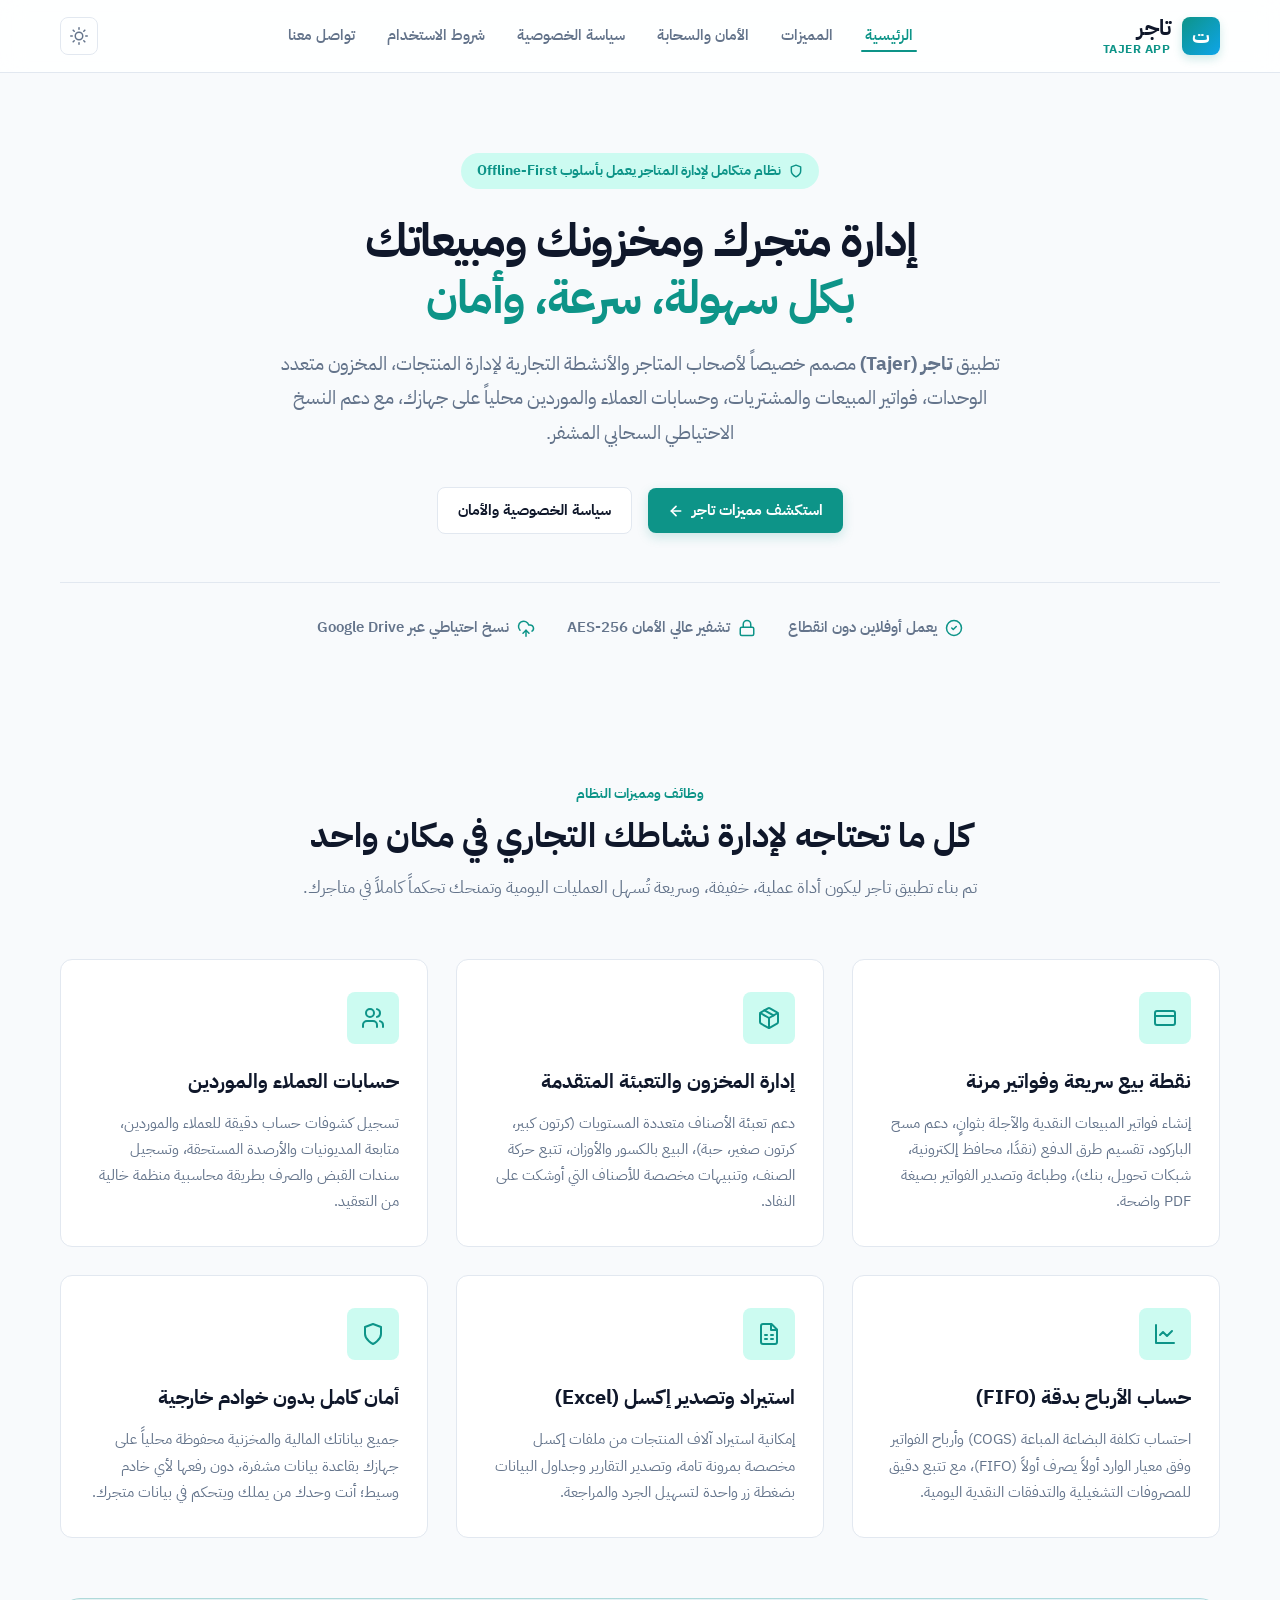
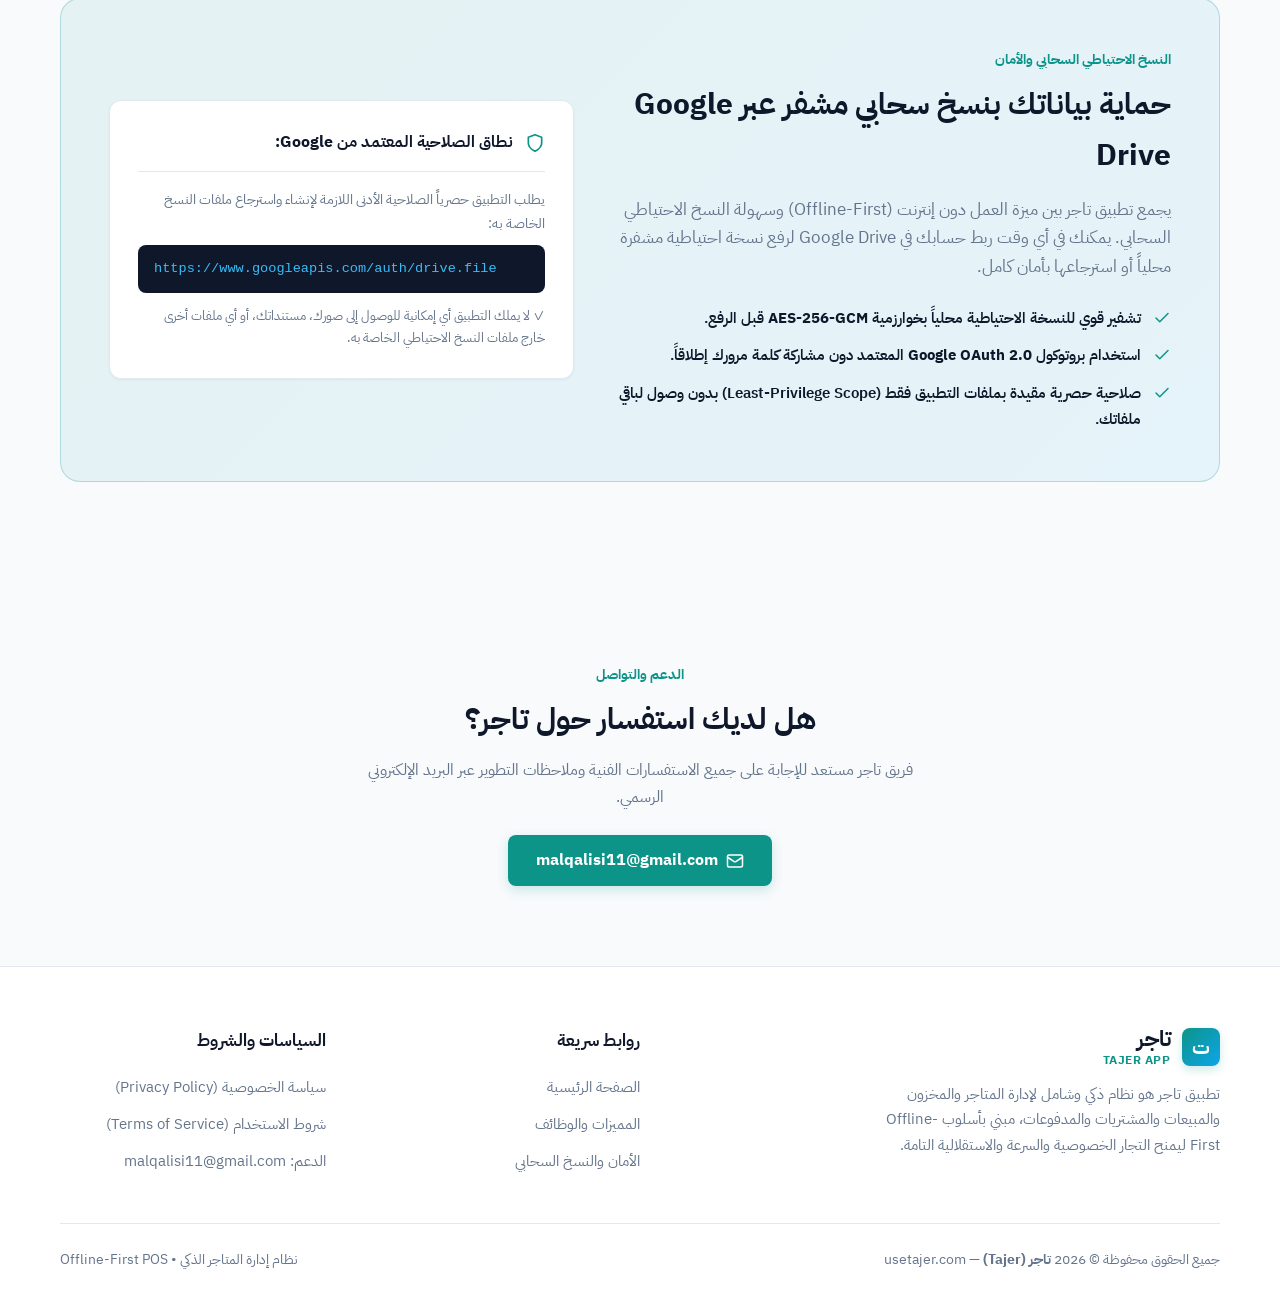
<file: index.html>
<!DOCTYPE html>
<html lang="ar" dir="rtl">
<head>
  <meta charset="UTF-8">
  <meta name="viewport" content="width=device-width, initial-scale=1.0">
  <title>تطبيق تاجر (Tajer) | النظام المتكامل لإدارة المتاجر والمخزون والمبيعات</title>
  <meta name="description" content="تطبيق تاجر (Tajer) هو نظام متكامل وسريع لإدارة المتاجر والمخزون ونقاط البيع والمشتريات والحسابات بتقنية Offline-First والنسخ الاحتياطي السحابي المشفر.">
  <meta name="keywords" content="تاجر, Tajer, إدارة المتاجر, نقاط البيع, POS, برنامج كاشير, إدارة المخزون, محاسبة المتاجر, نسخ احتياطي سحابي">
  
  <!-- Canonical & OpenGraph -->
  <link rel="canonical" href="https://usetajer.com/">
  <meta property="og:title" content="تطبيق تاجر (Tajer) | النظام المتكامل لإدارة المتاجر والمخزون">
  <meta property="og:description" content="نظام كاشير ومخزون ومبيعات ومحاسبة يعمل محلياً دون الحاجة لإنترنت مستمر، مع حماية بياناتك بالنسخ الاحتياطي السحابي المشفر.">
  <meta property="og:url" content="https://usetajer.com/">
  <meta property="og:type" content="website">
  <meta property="og:locale" content="ar_AR">

  <!-- Favicon -->
  <link rel="icon" type="image/svg+xml" href="/favicon.svg">
  
  <!-- Fonts & Stylesheet -->
  <link rel="preconnect" href="https://fonts.googleapis.com">
  <link rel="preconnect" href="https://fonts.gstatic.com" crossorigin>
  <link href="https://fonts.googleapis.com/css2?family=Cairo:wght@400;600;700;800;900&family=IBM+Plex+Sans+Arabic:wght@400;500;600;700&display=swap" rel="stylesheet">
  <link rel="stylesheet" href="/assets/css/style.css">
</head>
<body>

  <!-- Header -->
  <header class="site-header">
    <div class="container header-inner">
      <a href="/" class="brand">
        <div class="brand-icon">ت</div>
        <div class="brand-name">
          <span class="brand-name-ar">تاجر</span>
          <span class="brand-name-en">TAJER APP</span>
        </div>
      </a>

      <nav>
        <ul class="nav-links" id="nav-links">
          <li><a href="/" class="nav-link active">الرئيسية</a></li>
          <li><a href="#features" class="nav-link">المميزات</a></li>
          <li><a href="#security" class="nav-link">الأمان والسحابة</a></li>
          <li><a href="/privacy" class="nav-link">سياسة الخصوصية</a></li>
          <li><a href="/terms" class="nav-link">شروط الاستخدام</a></li>
          <li><a href="#contact" class="nav-link">تواصل معنا</a></li>
        </ul>
      </nav>

      <div class="header-actions">
        <button id="theme-toggle" class="theme-toggle" aria-label="تبديل المظهر الداكن/الفاتح" title="تبديل المظهر">
          <svg xmlns="http://www.w3.org/2000/svg" width="18" height="18" viewBox="0 0 24 24" fill="none" stroke="currentColor" stroke-width="2" stroke-linecap="round" stroke-linejoin="round">
            <circle cx="12" cy="12" r="5"></circle>
            <line x1="12" y1="1" x2="12" y2="3"></line>
            <line x1="12" y1="21" x2="12" y2="23"></line>
            <line x1="4.22" y1="4.22" x2="5.64" y2="5.64"></line>
            <line x1="18.36" y1="18.36" x2="19.78" y2="19.78"></line>
            <line x1="1" y1="12" x2="3" y2="12"></line>
            <line x1="21" y1="12" x2="23" y2="12"></line>
            <line x1="4.22" y1="19.78" x2="5.64" y2="18.36"></line>
            <line x1="18.36" y1="5.64" x2="19.78" y2="4.22"></line>
          </svg>
        </button>
        <button id="mobile-toggle" class="mobile-toggle" aria-label="القائمة" aria-expanded="false">
          ☰
        </button>
      </div>
    </div>
  </header>

  <!-- Hero Section -->
  <main>
    <section class="hero">
      <div class="container">
        <div class="hero-badge">
          <svg xmlns="http://www.w3.org/2000/svg" width="14" height="14" viewBox="0 0 24 24" fill="none" stroke="currentColor" stroke-width="2.5" stroke-linecap="round" stroke-linejoin="round">
            <path d="M12 22s8-4 8-10V5l-8-3-8 3v7c0 6 8 10 8 10z"/>
          </svg>
          نظام متكامل لإدارة المتاجر يعمل بأسلوب Offline-First
        </div>
        
        <h1 class="hero-title">
          إدارة متجرك ومخزونك ومبيعاتك<br>
          <span>بكل سهولة، سرعة، وأمان</span>
        </h1>

        <p class="hero-subtitle">
          تطبيق <strong>تاجر (Tajer)</strong> مصمم خصيصاً لأصحاب المتاجر والأنشطة التجارية لإدارة المنتجات، المخزون متعدد الوحدات، فواتير المبيعات والمشتريات، وحسابات العملاء والموردين محلياً على جهازك، مع دعم النسخ الاحتياطي السحابي المشفر.
        </p>

        <div class="hero-cta">
          <a href="#features" class="btn btn-primary">
            استكشف مميزات تاجر
            <svg xmlns="http://www.w3.org/2000/svg" width="16" height="16" viewBox="0 0 24 24" fill="none" stroke="currentColor" stroke-width="2.5" stroke-linecap="round" stroke-linejoin="round"><path d="M19 12H5"/><path d="M12 19l-7-7 7-7"/></svg>
          </a>
          <a href="/privacy" class="btn btn-secondary">
            سياسة الخصوصية والأمان
          </a>
        </div>

        <div class="hero-features-bar">
          <div class="hero-feature-item">
            <svg xmlns="http://www.w3.org/2000/svg" width="18" height="18" viewBox="0 0 24 24" fill="none" stroke="currentColor" stroke-width="2" stroke-linecap="round" stroke-linejoin="round"><circle cx="12" cy="12" r="10"/><path d="m9 12 2 2 4-4"/></svg>
            يعمل أوفلاين دون انقطاع
          </div>
          <div class="hero-feature-item">
            <svg xmlns="http://www.w3.org/2000/svg" width="18" height="18" viewBox="0 0 24 24" fill="none" stroke="currentColor" stroke-width="2" stroke-linecap="round" stroke-linejoin="round"><rect width="18" height="11" x="3" y="11" rx="2" ry="2"/><path d="M7 11V7a5 5 0 0 1 10 0v4"/></svg>
            تشفير عالي الأمان AES-256
          </div>
          <div class="hero-feature-item">
            <svg xmlns="http://www.w3.org/2000/svg" width="18" height="18" viewBox="0 0 24 24" fill="none" stroke="currentColor" stroke-width="2" stroke-linecap="round" stroke-linejoin="round"><path d="M4 14.899A7 7 0 1 1 15.71 8h1.79a4.5 4.5 0 0 1 2.5 8.242"/><path d="m8 19 4-4 4 4"/><path d="M12 15v8"/></svg>
            نسخ احتياطي عبر Google Drive
          </div>
        </div>
      </div>
    </section>

    <!-- Features Section -->
    <section id="features" class="features-section">
      <div class="container">
        <div class="section-header">
          <div class="section-tag">وظائف ومميزات النظام</div>
          <h2 class="section-title">كل ما تحتاجه لإدارة نشاطك التجاري في مكان واحد</h2>
          <p class="section-desc">تم بناء تطبيق تاجر ليكون أداة عملية، خفيفة، وسريعة تُسهل العمليات اليومية وتمنحك تحكماً كاملاً في متاجرك.</p>
        </div>

        <div class="grid-3">
          <!-- Feature 1 -->
          <div class="feature-card">
            <div class="feature-icon-wrapper">
              <svg xmlns="http://www.w3.org/2000/svg" width="24" height="24" viewBox="0 0 24 24" fill="none" stroke="currentColor" stroke-width="2" stroke-linecap="round" stroke-linejoin="round"><rect width="20" height="14" x="2" y="5" rx="2"/><line x1="2" x2="22" y1="10" y2="10"/></svg>
            </div>
            <h3 class="feature-title">نقطة بيع سريعة وفواتير مرنة</h3>
            <p class="feature-text">إنشاء فواتير المبيعات النقدية والآجلة بثوانٍ، دعم مسح الباركود، تقسيم طرق الدفع (نقدًا، محافظ إلكترونية، شبكات تحويل، بنك)، وطباعة وتصدير الفواتير بصيغة PDF واضحة.</p>
          </div>

          <!-- Feature 2 -->
          <div class="feature-card">
            <div class="feature-icon-wrapper">
              <svg xmlns="http://www.w3.org/2000/svg" width="24" height="24" viewBox="0 0 24 24" fill="none" stroke="currentColor" stroke-width="2" stroke-linecap="round" stroke-linejoin="round"><path d="m7.5 4.27 9 5.15"/><path d="M21 8a2 2 0 0 0-1-1.73l-7-4a2 2 0 0 0-2 0l-7 4A2 2 0 0 0 3 8v8a2 2 0 0 0 1 1.73l7 4a2 2 0 0 0 2 0l7-4A2 2 0 0 0 21 16Z"/><path d="m3.3 7 8.7 5 8.7-5"/><path d="M12 22V12"/></svg>
            </div>
            <h3 class="feature-title">إدارة المخزون والتعبئة المتقدمة</h3>
            <p class="feature-text">دعم تعبئة الأصناف متعددة المستويات (كرتون كبير، كرتون صغير، حبة)، البيع بالكسور والأوزان، تتبع حركة الصنف، وتنبيهات مخصصة للأصناف التي أوشكت على النفاد.</p>
          </div>

          <!-- Feature 3 -->
          <div class="feature-card">
            <div class="feature-icon-wrapper">
              <svg xmlns="http://www.w3.org/2000/svg" width="24" height="24" viewBox="0 0 24 24" fill="none" stroke="currentColor" stroke-width="2" stroke-linecap="round" stroke-linejoin="round"><path d="M16 21v-2a4 4 0 0 0-4-4H6a4 4 0 0 0-4 4v2"/><circle cx="9" cy="7" r="4"/><path d="M22 21v-2a4 4 0 0 0-3-3.87"/><path d="M16 3.13a4 4 0 0 1 0 7.75"/></svg>
            </div>
            <h3 class="feature-title">حسابات العملاء والموردين</h3>
            <p class="feature-text">تسجيل كشوفات حساب دقيقة للعملاء والموردين، متابعة المديونيات والأرصدة المستحقة، وتسجيل سندات القبض والصرف بطريقة محاسبية منظمة خالية من التعقيد.</p>
          </div>

          <!-- Feature 4 -->
          <div class="feature-card">
            <div class="feature-icon-wrapper">
              <svg xmlns="http://www.w3.org/2000/svg" width="24" height="24" viewBox="0 0 24 24" fill="none" stroke="currentColor" stroke-width="2" stroke-linecap="round" stroke-linejoin="round"><path d="M3 3v18h18"/><path d="m19 9-5 5-4-4-3 3"/></svg>
            </div>
            <h3 class="feature-title">حساب الأرباح بدقة (FIFO)</h3>
            <p class="feature-text">احتساب تكلفة البضاعة المباعة (COGS) وأرباح الفواتير وفق معيار الوارد أولاً يصرف أولاً (FIFO)، مع تتبع دقيق للمصروفات التشغيلية والتدفقات النقدية اليومية.</p>
          </div>

          <!-- Feature 5 -->
          <div class="feature-card">
            <div class="feature-icon-wrapper">
              <svg xmlns="http://www.w3.org/2000/svg" width="24" height="24" viewBox="0 0 24 24" fill="none" stroke="currentColor" stroke-width="2" stroke-linecap="round" stroke-linejoin="round"><path d="M14.5 2H6a2 2 0 0 0-2 2v16a2 2 0 0 0 2 2h12a2 2 0 0 0 2-2V7.5L14.5 2z"/><polyline points="14 2 14 8 20 8"/><path d="M8 13h2"/><path d="M8 17h2"/><path d="M14 13h2"/><path d="M14 17h2"/></svg>
            </div>
            <h3 class="feature-title">استيراد وتصدير إكسل (Excel)</h3>
            <p class="feature-text">إمكانية استيراد آلاف المنتجات من ملفات إكسل مخصصة بمرونة تامة، وتصدير التقارير وجداول البيانات بضغطة زر واحدة لتسهيل الجرد والمراجعة.</p>
          </div>

          <!-- Feature 6 -->
          <div class="feature-card">
            <div class="feature-icon-wrapper">
              <svg xmlns="http://www.w3.org/2000/svg" width="24" height="24" viewBox="0 0 24 24" fill="none" stroke="currentColor" stroke-width="2" stroke-linecap="round" stroke-linejoin="round"><path d="M12 22s8-4 8-10V5l-8-3-8 3v7c0 6 8 10 8 10z"/></svg>
            </div>
            <h3 class="feature-title">أمان كامل بدون خوادم خارجية</h3>
            <p class="feature-text">جميع بياناتك المالية والمخزنية محفوظة محلياً على جهازك بقاعدة بيانات مشفرة، دون رفعها لأي خادم وسيط؛ أنت وحدك من يملك ويتحكم في بيانات متجرك.</p>
          </div>
        </div>

        <!-- Highlight Box: Security & Google Drive -->
        <div id="security" class="highlight-box">
          <div class="highlight-content">
            <div class="section-tag">النسخ الاحتياطي السحابي والأمان</div>
            <h3>حماية بياناتك بنسخ سحابي مشفر عبر Google Drive</h3>
            <p>
              يجمع تطبيق تاجر بين ميزة العمل دون إنترنت (Offline-First) وسهولة النسخ الاحتياطي السحابي. يمكنك في أي وقت ربط حسابك في Google Drive لرفع نسخة احتياطية مشفرة محلياً أو استرجاعها بأمان كامل.
            </p>
            <div class="badge-list">
              <div class="badge-item">
                <svg xmlns="http://www.w3.org/2000/svg" width="18" height="18" viewBox="0 0 24 24" fill="none" stroke="currentColor" stroke-width="2" stroke-linecap="round" stroke-linejoin="round"><polyline points="20 6 9 17 4 12"/></svg>
                <span>تشفير قوي للنسخة الاحتياطية محلياً بخوارزمية <strong>AES-256-GCM</strong> قبل الرفع.</span>
              </div>
              <div class="badge-item">
                <svg xmlns="http://www.w3.org/2000/svg" width="18" height="18" viewBox="0 0 24 24" fill="none" stroke="currentColor" stroke-width="2" stroke-linecap="round" stroke-linejoin="round"><polyline points="20 6 9 17 4 12"/></svg>
                <span>استخدام بروتوكول <strong>Google OAuth 2.0</strong> المعتمد دون مشاركة كلمة مرورك إطلاقاً.</span>
              </div>
              <div class="badge-item">
                <svg xmlns="http://www.w3.org/2000/svg" width="18" height="18" viewBox="0 0 24 24" fill="none" stroke="currentColor" stroke-width="2" stroke-linecap="round" stroke-linejoin="round"><polyline points="20 6 9 17 4 12"/></svg>
                <span>صلاحية حصرية مقيدة بملفات التطبيق فقط (Least-Privilege Scope) بدون وصول لباقي ملفاتك.</span>
              </div>
            </div>
          </div>

          <div class="cloud-graphic">
            <div class="cloud-graphic-header">
              <svg xmlns="http://www.w3.org/2000/svg" width="20" height="20" viewBox="0 0 24 24" fill="none" stroke="#0D9488" stroke-width="2" stroke-linecap="round" stroke-linejoin="round"><path d="M12 22s8-4 8-10V5l-8-3-8 3v7c0 6 8 10 8 10z"/></svg>
              <span>نطاق الصلاحية المعتمد من Google:</span>
            </div>
            <p style="font-size: 0.88rem; color: var(--text-muted); margin-bottom: 8px;">
              يطلب التطبيق حصرياً الصلاحية الأدنى اللازمة لإنشاء واسترجاع ملفات النسخ الخاصة به:
            </p>
            <div class="code-snippet">https://www.googleapis.com/auth/drive.file</div>
            <p style="font-size: 0.84rem; color: var(--text-muted); margin-top: 12px;">
              ✓ لا يملك التطبيق أي إمكانية للوصول إلى صورك، مستنداتك، أو أي ملفات أخرى خارج ملفات النسخ الاحتياطي الخاصة به.
            </p>
          </div>
        </div>
      </div>
    </section>

    <!-- Contact Section -->
    <section id="contact" style="padding: 40px 0 80px;">
      <div class="container" style="text-align: center; max-width: 600px;">
        <div class="section-tag">الدعم والتواصل</div>
        <h2 style="font-size: 1.85rem; font-weight: 800; margin-bottom: 12px;">هل لديك استفسار حول تاجر؟</h2>
        <p style="color: var(--text-muted); font-size: 1rem; margin-bottom: 24px;">
          فريق تاجر مستعد للإجابة على جميع الاستفسارات الفنية وملاحظات التطوير عبر البريد الإلكتروني الرسمي.
        </p>
        <a href="mailto:malqalisi11@gmail.com" class="btn btn-primary" style="font-size: 1rem; padding: 12px 28px;">
          <svg xmlns="http://www.w3.org/2000/svg" width="18" height="18" viewBox="0 0 24 24" fill="none" stroke="currentColor" stroke-width="2" stroke-linecap="round" stroke-linejoin="round"><rect width="20" height="16" x="2" y="4" rx="2"/><path d="m22 7-8.97 5.7a1.94 1.94 0 0 1-2.06 0L2 7"/></svg>
          malqalisi11@gmail.com
        </a>
      </div>
    </section>
  </main>

  <!-- Footer -->
  <footer class="site-footer">
    <div class="container">
      <div class="footer-top">
        <div class="footer-brand">
          <a href="/" class="brand">
            <div class="brand-icon">ت</div>
            <div class="brand-name">
              <span class="brand-name-ar">تاجر</span>
              <span class="brand-name-en">TAJER APP</span>
            </div>
          </a>
          <p>
            تطبيق تاجر هو نظام ذكي وشامل لإدارة المتاجر والمخزون والمبيعات والمشتريات والمدفوعات، مبني بأسلوب Offline-First ليمنح التجار الخصوصية والسرعة والاستقلالية التامة.
          </p>
        </div>

        <div class="footer-col">
          <h4>روابط سريعة</h4>
          <ul class="footer-links">
            <li><a href="/">الصفحة الرئيسية</a></li>
            <li><a href="/#features">المميزات والوظائف</a></li>
            <li><a href="/#security">الأمان والنسخ السحابي</a></li>
          </ul>
        </div>

        <div class="footer-col">
          <h4>السياسات والشروط</h4>
          <ul class="footer-links">
            <li><a href="/privacy">سياسة الخصوصية (Privacy Policy)</a></li>
            <li><a href="/terms">شروط الاستخدام (Terms of Service)</a></li>
            <li><a href="mailto:malqalisi11@gmail.com">الدعم: malqalisi11@gmail.com</a></li>
          </ul>
        </div>
      </div>

      <div class="footer-bottom">
        <div>
          جميع الحقوق محفوظة © 2026 <strong>تاجر (Tajer)</strong> — <a href="https://usetajer.com" style="color: inherit; text-decoration: none;">usetajer.com</a>
        </div>
        <div>
          نظام إدارة المتاجر الذكي • Offline-First POS
        </div>
      </div>
    </div>
  </footer>

  <script src="/assets/js/main.js"></script>
</body>
</html>
</file>
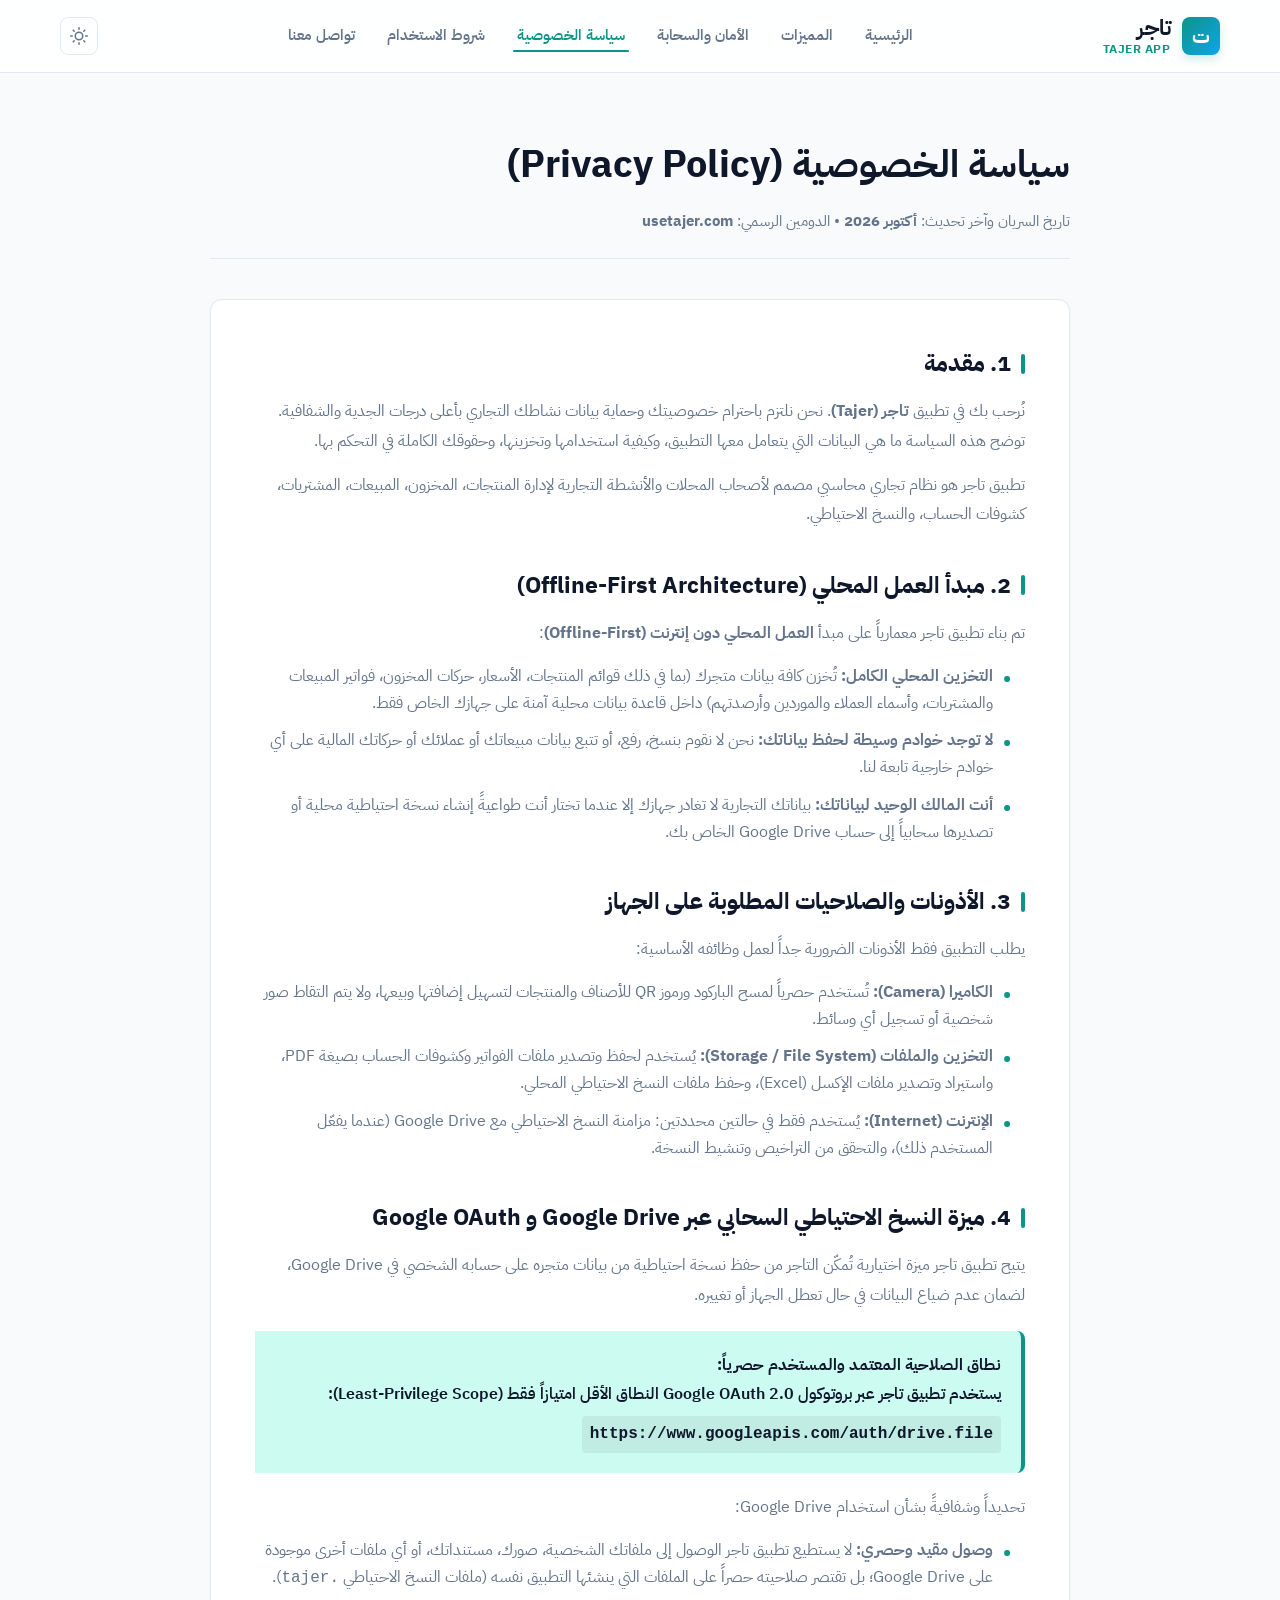
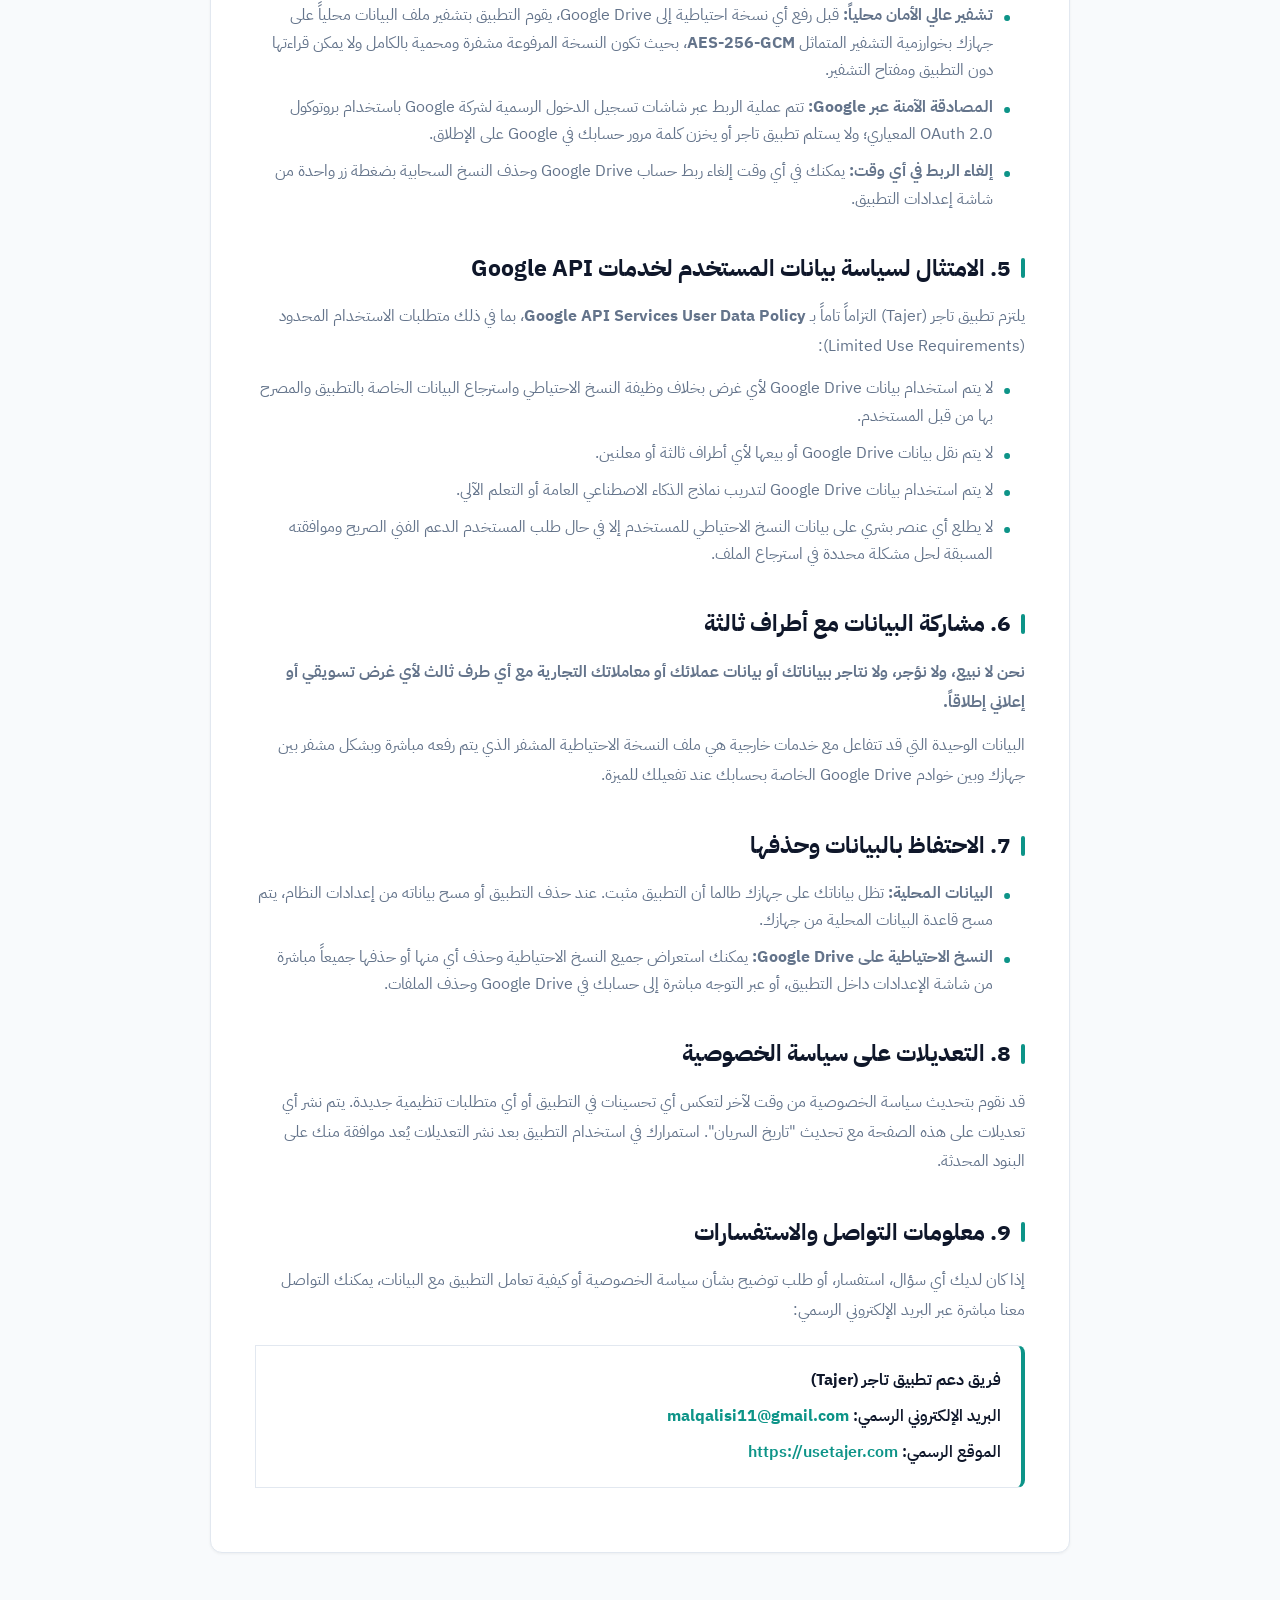
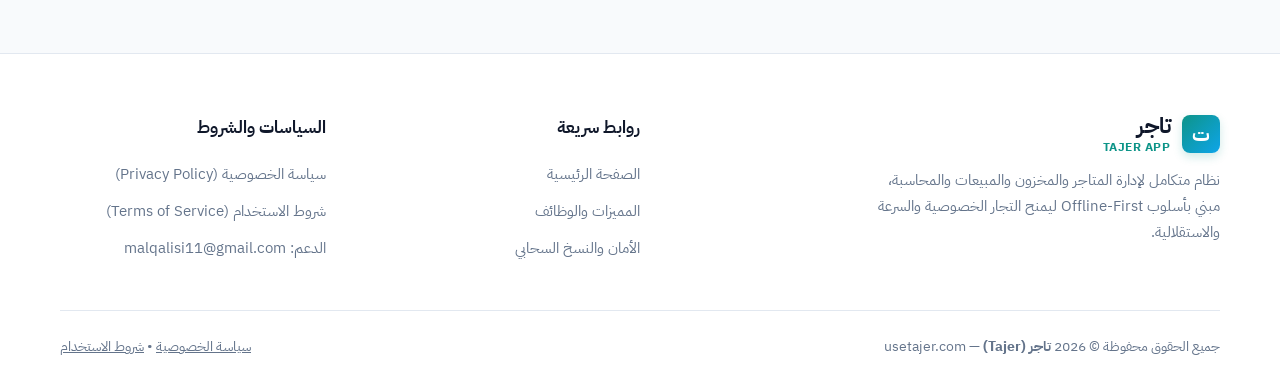
<file: privacy/index.html>
<!DOCTYPE html>
<html lang="ar" dir="rtl">
<head>
  <meta charset="UTF-8">
  <meta name="viewport" content="width=device-width, initial-scale=1.0">
  <title>سياسة الخصوصية (Privacy Policy) | تطبيق تاجر (Tajer)</title>
  <meta name="description" content="سياسة الخصوصية الرسمية لتطبيق تاجر (Tajer). توضيح كامل لكيفية التعامل مع بيانات المتجر، حماية الخصوصية، واستخدام Google OAuth وGoogle Drive للنسخ الاحتياطي المشفر.">
  <link rel="canonical" href="https://usetajer.com/privacy">

  <!-- OpenGraph -->
  <meta property="og:title" content="سياسة الخصوصية | تطبيق تاجر (Tajer)">
  <meta property="og:description" content="تعرف على كيفية حماية خصوصية بيانات متجرك في تطبيق تاجر، وصلاحيات Google Drive المستخدمة للنسخ الاحتياطي المشفر.">
  <meta property="og:url" content="https://usetajer.com/privacy">
  <meta property="og:type" content="article">
  <meta property="og:locale" content="ar_AR">

  <!-- Favicon -->
  <link rel="icon" type="image/svg+xml" href="/favicon.svg">

  <!-- Fonts & Stylesheet -->
  <link rel="preconnect" href="https://fonts.googleapis.com">
  <link rel="preconnect" href="https://fonts.gstatic.com" crossorigin>
  <link href="https://fonts.googleapis.com/css2?family=Cairo:wght@400;600;700;800;900&family=IBM+Plex+Sans+Arabic:wght@400;500;600;700&display=swap" rel="stylesheet">
  <link rel="stylesheet" href="/assets/css/style.css">
</head>
<body>

  <!-- Header -->
  <header class="site-header">
    <div class="container header-inner">
      <a href="/" class="brand">
        <div class="brand-icon">ت</div>
        <div class="brand-name">
          <span class="brand-name-ar">تاجر</span>
          <span class="brand-name-en">TAJER APP</span>
        </div>
      </a>

      <nav>
        <ul class="nav-links" id="nav-links">
          <li><a href="/" class="nav-link">الرئيسية</a></li>
          <li><a href="/#features" class="nav-link">المميزات</a></li>
          <li><a href="/#security" class="nav-link">الأمان والسحابة</a></li>
          <li><a href="/privacy" class="nav-link active">سياسة الخصوصية</a></li>
          <li><a href="/terms" class="nav-link">شروط الاستخدام</a></li>
          <li><a href="#contact" class="nav-link">تواصل معنا</a></li>
        </ul>
      </nav>

      <div class="header-actions">
        <button id="theme-toggle" class="theme-toggle" aria-label="تبديل المظهر الداكن/الفاتح" title="تبديل المظهر">
          <svg xmlns="http://www.w3.org/2000/svg" width="18" height="18" viewBox="0 0 24 24" fill="none" stroke="currentColor" stroke-width="2" stroke-linecap="round" stroke-linejoin="round">
            <circle cx="12" cy="12" r="5"></circle>
            <line x1="12" y1="1" x2="12" y2="3"></line>
            <line x1="12" y1="21" x2="12" y2="23"></line>
            <line x1="4.22" y1="4.22" x2="5.64" y2="5.64"></line>
            <line x1="18.36" y1="18.36" x2="19.78" y2="19.78"></line>
            <line x1="1" y1="12" x2="3" y2="12"></line>
            <line x1="21" y1="12" x2="23" y2="12"></line>
            <line x1="4.22" y1="19.78" x2="5.64" y2="18.36"></line>
            <line x1="18.36" y1="5.64" x2="19.78" y2="4.22"></line>
          </svg>
        </button>
        <button id="mobile-toggle" class="mobile-toggle" aria-label="القائمة" aria-expanded="false">
          ☰
        </button>
      </div>
    </div>
  </header>

  <!-- Main Legal Content -->
  <main class="legal-page">
    <div class="container" style="max-width: 900px;">
      <div class="legal-header">
        <h1 class="legal-title">سياسة الخصوصية (Privacy Policy)</h1>
        <div class="legal-meta">
          تاريخ السريان وآخر تحديث: <strong>أكتوبر 2026</strong> • الدومين الرسمي: <strong>usetajer.com</strong>
        </div>
      </div>

      <div class="legal-content">
        <!-- 1. Introduction -->
        <section class="legal-section">
          <h2>1. مقدمة</h2>
          <p>
            نُرحب بك في تطبيق <strong>تاجر (Tajer)</strong>. نحن نلتزم باحترام خصوصيتك وحماية بيانات نشاطك التجاري بأعلى درجات الجدية والشفافية. توضح هذه السياسة ما هي البيانات التي يتعامل معها التطبيق، وكيفية استخدامها وتخزينها، وحقوقك الكاملة في التحكم بها.
          </p>
          <p>
            تطبيق تاجر هو نظام تجاري محاسبي مصمم لأصحاب المحلات والأنشطة التجارية لإدارة المنتجات، المخزون، المبيعات، المشتريات، كشوفات الحساب، والنسخ الاحتياطي.
          </p>
        </section>

        <!-- 2. Offline-First Architecture -->
        <section class="legal-section">
          <h2>2. مبدأ العمل المحلي (Offline-First Architecture)</h2>
          <p>
            تم بناء تطبيق تاجر معمارياً على مبدأ <strong>العمل المحلي دون إنترنت (Offline-First)</strong>:
          </p>
          <ul>
            <li><strong>التخزين المحلي الكامل:</strong> تُخزن كافة بيانات متجرك (بما في ذلك قوائم المنتجات، الأسعار، حركات المخزون، فواتير المبيعات والمشتريات، وأسماء العملاء والموردين وأرصدتهم) داخل قاعدة بيانات محلية آمنة على جهازك الخاص فقط.</li>
            <li><strong>لا توجد خوادم وسيطة لحفظ بياناتك:</strong> نحن لا نقوم بنسخ، رفع، أو تتبع بيانات مبيعاتك أو عملائك أو حركاتك المالية على أي خوادم خارجية تابعة لنا.</li>
            <li><strong>أنت المالك الوحيد لبياناتك:</strong> بياناتك التجارية لا تغادر جهازك إلا عندما تختار أنت طواعيةً إنشاء نسخة احتياطية محلية أو تصديرها سحابياً إلى حساب Google Drive الخاص بك.</li>
          </ul>
        </section>

        <!-- 3. Permissions -->
        <section class="legal-section">
          <h2>3. الأذونات والصلاحيات المطلوبة على الجهاز</h2>
          <p>يطلب التطبيق فقط الأذونات الضرورية جداً لعمل وظائفه الأساسية:</p>
          <ul>
            <li><strong>الكاميرا (Camera):</strong> تُستخدم حصرياً لمسح الباركود ورموز QR للأصناف والمنتجات لتسهيل إضافتها وبيعها، ولا يتم التقاط صور شخصية أو تسجيل أي وسائط.</li>
            <li><strong>التخزين والملفات (Storage / File System):</strong> يُستخدم لحفظ وتصدير ملفات الفواتير وكشوفات الحساب بصيغة PDF، واستيراد وتصدير ملفات الإكسل (Excel)، وحفظ ملفات النسخ الاحتياطي المحلي.</li>
            <li><strong>الإنترنت (Internet):</strong> يُستخدم فقط في حالتين محددتين: مزامنة النسخ الاحتياطي مع Google Drive (عندما يفعّل المستخدم ذلك)، والتحقق من التراخيص وتنشيط النسخة.</li>
          </ul>
        </section>

        <!-- 4. Google Drive & OAuth -->
        <section class="legal-section">
          <h2>4. ميزة النسخ الاحتياطي السحابي عبر Google Drive و Google OAuth</h2>
          <p>
            يتيح تطبيق تاجر ميزة اختيارية تُمكّن التاجر من حفظ نسخة احتياطية من بيانات متجره على حسابه الشخصي في Google Drive، لضمان عدم ضياع البيانات في حال تعطل الجهاز أو تغييره.
          </p>

          <div class="callout-box">
            <p>
              <strong>نطاق الصلاحية المعتمد والمستخدم حصرياً:</strong><br>
              يستخدم تطبيق تاجر عبر بروتوكول Google OAuth 2.0 النطاق الأقل امتيازاً فقط (Least-Privilege Scope):<br>
              <code style="display: inline-block; margin-top: 6px; padding: 4px 8px; background: rgba(0,0,0,0.06); border-radius: 4px; direction: ltr; font-weight: bold;">https://www.googleapis.com/auth/drive.file</code>
            </p>
          </div>

          <p>
            تحديداً وشفافيةً بشأن استخدام Google Drive:
          </p>
          <ul>
            <li><strong>وصول مقيد وحصري:</strong> لا يستطيع تطبيق تاجر الوصول إلى ملفاتك الشخصية، صورك، مستنداتك، أو أي ملفات أخرى موجودة على Google Drive؛ بل تقتصر صلاحيته حصراً على الملفات التي ينشئها التطبيق نفسه (ملفات النسخ الاحتياطي <code>.tajer</code>).</li>
            <li><strong>تشفير عالي الأمان محلياً:</strong> قبل رفع أي نسخة احتياطية إلى Google Drive، يقوم التطبيق بتشفير ملف البيانات محلياً على جهازك بخوارزمية التشفير المتماثل <strong>AES-256-GCM</strong>، بحيث تكون النسخة المرفوعة مشفرة ومحمية بالكامل ولا يمكن قراءتها دون التطبيق ومفتاح التشفير.</li>
            <li><strong>المصادقة الآمنة عبر Google:</strong> تتم عملية الربط عبر شاشات تسجيل الدخول الرسمية لشركة Google باستخدام بروتوكول OAuth 2.0 المعياري؛ ولا يستلم تطبيق تاجر أو يخزن كلمة مرور حسابك في Google على الإطلاق.</li>
            <li><strong>إلغاء الربط في أي وقت:</strong> يمكنك في أي وقت إلغاء ربط حساب Google Drive وحذف النسخ السحابية بضغطة زر واحدة من شاشة إعدادات التطبيق.</li>
          </ul>
        </section>

        <!-- 5. Google API Services User Data Policy Compliance -->
        <section class="legal-section">
          <h2>5. الامتثال لسياسة بيانات المستخدم لخدمات Google API</h2>
          <p>
            يلتزم تطبيق تاجر (Tajer) التزاماً تاماً بـ <strong>Google API Services User Data Policy</strong>، بما في ذلك متطلبات الاستخدام المحدود (Limited Use Requirements):
          </p>
          <ul>
            <li>لا يتم استخدام بيانات Google Drive لأي غرض بخلاف وظيفة النسخ الاحتياطي واسترجاع البيانات الخاصة بالتطبيق والمصرح بها من قبل المستخدم.</li>
            <li>لا يتم نقل بيانات Google Drive أو بيعها لأي أطراف ثالثة أو معلنين.</li>
            <li>لا يتم استخدام بيانات Google Drive لتدريب نماذج الذكاء الاصطناعي العامة أو التعلم الآلي.</li>
            <li>لا يطلع أي عنصر بشري على بيانات النسخ الاحتياطي للمستخدم إلا في حال طلب المستخدم الدعم الفني الصريح وموافقته المسبقة لحل مشكلة محددة في استرجاع الملف.</li>
          </ul>
        </section>

        <!-- 6. Third Parties -->
        <section class="legal-section">
          <h2>6. مشاركة البيانات مع أطراف ثالثة</h2>
          <p>
            <strong>نحن لا نبيع، ولا نؤجر، ولا نتاجر ببياناتك أو بيانات عملائك أو معاملاتك التجارية مع أي طرف ثالث لأي غرض تسويقي أو إعلاني إطلاقاً.</strong>
          </p>
          <p>
            البيانات الوحيدة التي قد تتفاعل مع خدمات خارجية هي ملف النسخة الاحتياطية المشفر الذي يتم رفعه مباشرة وبشكل مشفر بين جهازك وبين خوادم Google Drive الخاصة بحسابك عند تفعيلك للميزة.
          </p>
        </section>

        <!-- 7. Data Retention & Deletion -->
        <section class="legal-section">
          <h2>7. الاحتفاظ بالبيانات وحذفها</h2>
          <ul>
            <li><strong>البيانات المحلية:</strong> تظل بياناتك على جهازك طالما أن التطبيق مثبت. عند حذف التطبيق أو مسح بياناته من إعدادات النظام، يتم مسح قاعدة البيانات المحلية من جهازك.</li>
            <li><strong>النسخ الاحتياطية على Google Drive:</strong> يمكنك استعراض جميع النسخ الاحتياطية وحذف أي منها أو حذفها جميعاً مباشرة من شاشة الإعدادات داخل التطبيق، أو عبر التوجه مباشرة إلى حسابك في Google Drive وحذف الملفات.</li>
          </ul>
        </section>

        <!-- 8. Policy Updates -->
        <section class="legal-section">
          <h2>8. التعديلات على سياسة الخصوصية</h2>
          <p>
            قد نقوم بتحديث سياسة الخصوصية من وقت لآخر لتعكس أي تحسينات في التطبيق أو أي متطلبات تنظيمية جديدة. يتم نشر أي تعديلات على هذه الصفحة مع تحديث "تاريخ السريان". استمرارك في استخدام التطبيق بعد نشر التعديلات يُعد موافقة منك على البنود المحدثة.
          </p>
        </section>

        <!-- 9. Contact Us -->
        <section class="legal-section">
          <h2>9. معلومات التواصل والاستفسارات</h2>
          <p>
            إذا كان لديك أي سؤال، استفسار، أو طلب توضيح بشأن سياسة الخصوصية أو كيفية تعامل التطبيق مع البيانات، يمكنك التواصل معنا مباشرة عبر البريد الإلكتروني الرسمي:
          </p>
          <div class="callout-box" style="background-color: var(--card-bg); border: 1px solid var(--card-border); border-right: 4px solid var(--primary);">
            <p style="margin-bottom: 6px;"><strong>فريق دعم تطبيق تاجر (Tajer)</strong></p>
            <p style="margin-bottom: 6px;">البريد الإلكتروني الرسمي: <a href="mailto:malqalisi11@gmail.com" style="color: var(--primary); font-weight: bold; text-decoration: none;">malqalisi11@gmail.com</a></p>
            <p style="margin-bottom: 0;">الموقع الرسمي: <a href="https://usetajer.com" style="color: var(--primary); text-decoration: none;">https://usetajer.com</a></p>
          </div>
        </section>
      </div>
    </div>
  </main>

  <!-- Footer -->
  <footer class="site-footer">
    <div class="container">
      <div class="footer-top">
        <div class="footer-brand">
          <a href="/" class="brand">
            <div class="brand-icon">ت</div>
            <div class="brand-name">
              <span class="brand-name-ar">تاجر</span>
              <span class="brand-name-en">TAJER APP</span>
            </div>
          </a>
          <p>
            نظام متكامل لإدارة المتاجر والمخزون والمبيعات والمحاسبة، مبني بأسلوب Offline-First ليمنح التجار الخصوصية والسرعة والاستقلالية.
          </p>
        </div>

        <div class="footer-col">
          <h4>روابط سريعة</h4>
          <ul class="footer-links">
            <li><a href="/">الصفحة الرئيسية</a></li>
            <li><a href="/#features">المميزات والوظائف</a></li>
            <li><a href="/#security">الأمان والنسخ السحابي</a></li>
          </ul>
        </div>

        <div class="footer-col">
          <h4>السياسات والشروط</h4>
          <ul class="footer-links">
            <li><a href="/privacy">سياسة الخصوصية (Privacy Policy)</a></li>
            <li><a href="/terms">شروط الاستخدام (Terms of Service)</a></li>
            <li><a href="mailto:malqalisi11@gmail.com">الدعم: malqalisi11@gmail.com</a></li>
          </ul>
        </div>
      </div>

      <div class="footer-bottom">
        <div>
          جميع الحقوق محفوظة © 2026 <strong>تاجر (Tajer)</strong> — <a href="https://usetajer.com" style="color: inherit; text-decoration: none;">usetajer.com</a>
        </div>
        <div>
          <a href="/privacy" style="color: inherit; text-decoration: underline;">سياسة الخصوصية</a> • <a href="/terms" style="color: inherit; text-decoration: underline;">شروط الاستخدام</a>
        </div>
      </div>
    </div>
  </footer>

  <script src="/assets/js/main.js"></script>
</body>
</html>
</file>
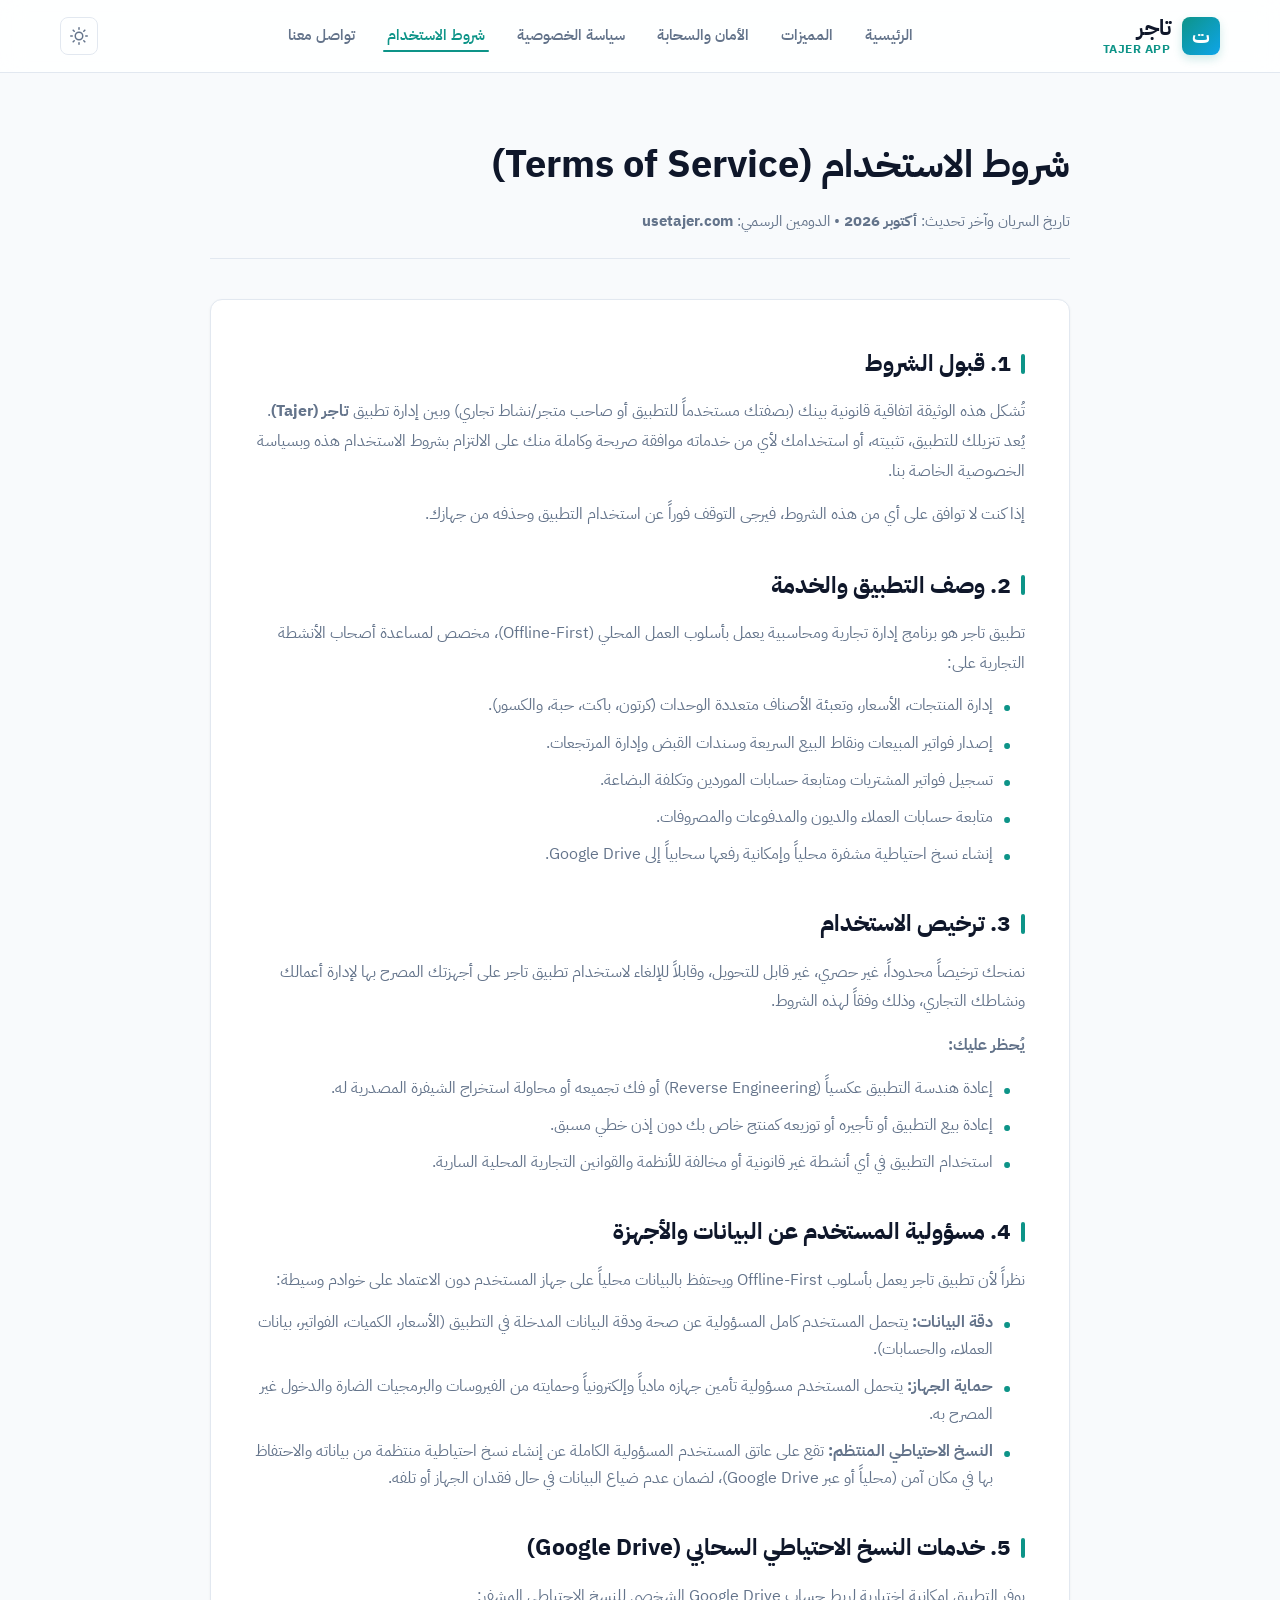
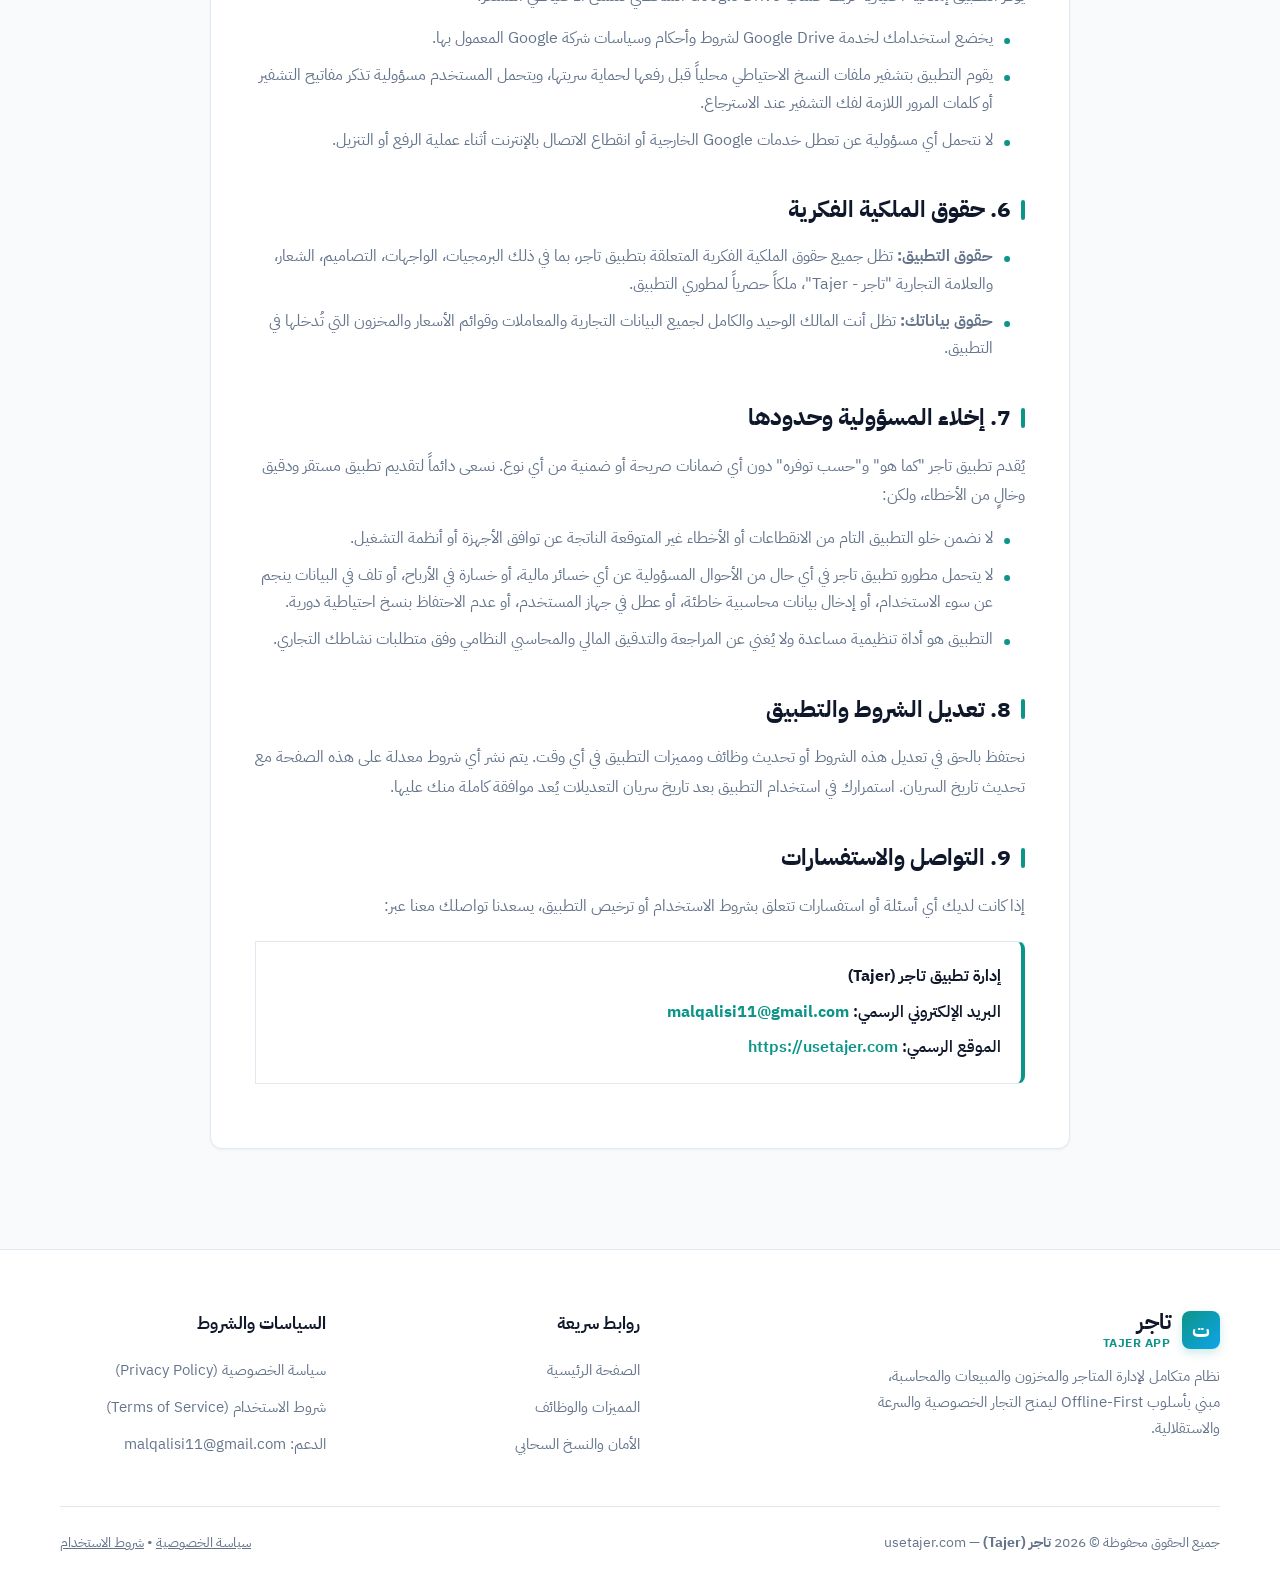
<file: terms/index.html>
<!DOCTYPE html>
<html lang="ar" dir="rtl">
<head>
  <meta charset="UTF-8">
  <meta name="viewport" content="width=device-width, initial-scale=1.0">
  <title>شروط الاستخدام (Terms of Service) | تطبيق تاجر (Tajer)</title>
  <meta name="description" content="شروط الاستخدام الرسمية لتطبيق تاجر (Tajer). توضح حقوق والتزامات المستخدم، نطاق ترخيص التطبيق، ومسؤوليات إدارة البيانات والنسخ الاحتياطي.">
  <link rel="canonical" href="https://usetajer.com/terms">

  <!-- OpenGraph -->
  <meta property="og:title" content="شروط الاستخدام | تطبيق تاجر (Tajer)">
  <meta property="og:description" content="تعرف على شروط وأحكام استخدام تطبيق تاجر لإدارة المتاجر والمبيعات والمخزون.">
  <meta property="og:url" content="https://usetajer.com/terms">
  <meta property="og:type" content="article">
  <meta property="og:locale" content="ar_AR">

  <!-- Favicon -->
  <link rel="icon" type="image/svg+xml" href="/favicon.svg">

  <!-- Fonts & Stylesheet -->
  <link rel="preconnect" href="https://fonts.googleapis.com">
  <link rel="preconnect" href="https://fonts.gstatic.com" crossorigin>
  <link href="https://fonts.googleapis.com/css2?family=Cairo:wght@400;600;700;800;900&family=IBM+Plex+Sans+Arabic:wght@400;500;600;700&display=swap" rel="stylesheet">
  <link rel="stylesheet" href="/assets/css/style.css">
</head>
<body>

  <!-- Header -->
  <header class="site-header">
    <div class="container header-inner">
      <a href="/" class="brand">
        <div class="brand-icon">ت</div>
        <div class="brand-name">
          <span class="brand-name-ar">تاجر</span>
          <span class="brand-name-en">TAJER APP</span>
        </div>
      </a>

      <nav>
        <ul class="nav-links" id="nav-links">
          <li><a href="/" class="nav-link">الرئيسية</a></li>
          <li><a href="/#features" class="nav-link">المميزات</a></li>
          <li><a href="/#security" class="nav-link">الأمان والسحابة</a></li>
          <li><a href="/privacy" class="nav-link">سياسة الخصوصية</a></li>
          <li><a href="/terms" class="nav-link active">شروط الاستخدام</a></li>
          <li><a href="#contact" class="nav-link">تواصل معنا</a></li>
        </ul>
      </nav>

      <div class="header-actions">
        <button id="theme-toggle" class="theme-toggle" aria-label="تبديل المظهر الداكن/الفاتح" title="تبديل المظهر">
          <svg xmlns="http://www.w3.org/2000/svg" width="18" height="18" viewBox="0 0 24 24" fill="none" stroke="currentColor" stroke-width="2" stroke-linecap="round" stroke-linejoin="round">
            <circle cx="12" cy="12" r="5"></circle>
            <line x1="12" y1="1" x2="12" y2="3"></line>
            <line x1="12" y1="21" x2="12" y2="23"></line>
            <line x1="4.22" y1="4.22" x2="5.64" y2="5.64"></line>
            <line x1="18.36" y1="18.36" x2="19.78" y2="19.78"></line>
            <line x1="1" y1="12" x2="3" y2="12"></line>
            <line x1="21" y1="12" x2="23" y2="12"></line>
            <line x1="4.22" y1="19.78" x2="5.64" y2="18.36"></line>
            <line x1="18.36" y1="5.64" x2="19.78" y2="4.22"></line>
          </svg>
        </button>
        <button id="mobile-toggle" class="mobile-toggle" aria-label="القائمة" aria-expanded="false">
          ☰
        </button>
      </div>
    </div>
  </header>

  <!-- Main Legal Content -->
  <main class="legal-page">
    <div class="container" style="max-width: 900px;">
      <div class="legal-header">
        <h1 class="legal-title">شروط الاستخدام (Terms of Service)</h1>
        <div class="legal-meta">
          تاريخ السريان وآخر تحديث: <strong>أكتوبر 2026</strong> • الدومين الرسمي: <strong>usetajer.com</strong>
        </div>
      </div>

      <div class="legal-content">
        <!-- 1. Acceptance of Terms -->
        <section class="legal-section">
          <h2>1. قبول الشروط</h2>
          <p>
            تُشكل هذه الوثيقة اتفاقية قانونية بينك (بصفتك مستخدماً للتطبيق أو صاحب متجر/نشاط تجاري) وبين إدارة تطبيق <strong>تاجر (Tajer)</strong>. يُعد تنزيلك للتطبيق، تثبيته، أو استخدامك لأي من خدماته موافقة صريحة وكاملة منك على الالتزام بشروط الاستخدام هذه وبسياسة الخصوصية الخاصة بنا.
          </p>
          <p>
            إذا كنت لا توافق على أي من هذه الشروط، فيرجى التوقف فوراً عن استخدام التطبيق وحذفه من جهازك.
          </p>
        </section>

        <!-- 2. Service Description -->
        <section class="legal-section">
          <h2>2. وصف التطبيق والخدمة</h2>
          <p>
            تطبيق تاجر هو برنامج إدارة تجارية ومحاسبية يعمل بأسلوب العمل المحلي (Offline-First)، مخصص لمساعدة أصحاب الأنشطة التجارية على:
          </p>
          <ul>
            <li>إدارة المنتجات، الأسعار، وتعبئة الأصناف متعددة الوحدات (كرتون، باكت، حبة، والكسور).</li>
            <li>إصدار فواتير المبيعات ونقاط البيع السريعة وسندات القبض وإدارة المرتجعات.</li>
            <li>تسجيل فواتير المشتريات ومتابعة حسابات الموردين وتكلفة البضاعة.</li>
            <li>متابعة حسابات العملاء والديون والمدفوعات والمصروفات.</li>
            <li>إنشاء نسخ احتياطية مشفرة محلياً وإمكانية رفعها سحابياً إلى Google Drive.</li>
          </ul>
        </section>

        <!-- 3. License to Use -->
        <section class="legal-section">
          <h2>3. ترخيص الاستخدام</h2>
          <p>
            نمنحك ترخيصاً محدوداً، غير حصري، غير قابل للتحويل، وقابلاً للإلغاء لاستخدام تطبيق تاجر على أجهزتك المصرح بها لإدارة أعمالك ونشاطك التجاري، وذلك وفقاً لهذه الشروط.
          </p>
          <p>
            <strong>يُحظر عليك:</strong>
          </p>
          <ul>
            <li>إعادة هندسة التطبيق عكسياً (Reverse Engineering) أو فك تجميعه أو محاولة استخراج الشيفرة المصدرية له.</li>
            <li>إعادة بيع التطبيق أو تأجيره أو توزيعه كمنتج خاص بك دون إذن خطي مسبق.</li>
            <li>استخدام التطبيق في أي أنشطة غير قانونية أو مخالفة للأنظمة والقوانين التجارية المحلية السارية.</li>
          </ul>
        </section>

        <!-- 4. User Responsibilities & Data -->
        <section class="legal-section">
          <h2>4. مسؤولية المستخدم عن البيانات والأجهزة</h2>
          <p>
            نظراً لأن تطبيق تاجر يعمل بأسلوب Offline-First ويحتفظ بالبيانات محلياً على جهاز المستخدم دون الاعتماد على خوادم وسيطة:
          </p>
          <ul>
            <li><strong>دقة البيانات:</strong> يتحمل المستخدم كامل المسؤولية عن صحة ودقة البيانات المدخلة في التطبيق (الأسعار، الكميات، الفواتير، بيانات العملاء، والحسابات).</li>
            <li><strong>حماية الجهاز:</strong> يتحمل المستخدم مسؤولية تأمين جهازه مادياً وإلكترونياً وحمايته من الفيروسات والبرمجيات الضارة والدخول غير المصرح به.</li>
            <li><strong>النسخ الاحتياطي المنتظم:</strong> تقع على عاتق المستخدم المسؤولية الكاملة عن إنشاء نسخ احتياطية منتظمة من بياناته والاحتفاظ بها في مكان آمن (محلياً أو عبر Google Drive)، لضمان عدم ضياع البيانات في حال فقدان الجهاز أو تلفه.</li>
          </ul>
        </section>

        <!-- 5. Cloud Backup via Google Drive -->
        <section class="legal-section">
          <h2>5. خدمات النسخ الاحتياطي السحابي (Google Drive)</h2>
          <p>
            يوفر التطبيق إمكانية اختيارية لربط حساب Google Drive الشخصي للنسخ الاحتياطي المشفر:
          </p>
          <ul>
            <li>يخضع استخدامك لخدمة Google Drive لشروط وأحكام وسياسات شركة Google المعمول بها.</li>
            <li>يقوم التطبيق بتشفير ملفات النسخ الاحتياطي محلياً قبل رفعها لحماية سريتها، ويتحمل المستخدم مسؤولية تذكر مفاتيح التشفير أو كلمات المرور اللازمة لفك التشفير عند الاسترجاع.</li>
            <li>لا نتحمل أي مسؤولية عن تعطل خدمات Google الخارجية أو انقطاع الاتصال بالإنترنت أثناء عملية الرفع أو التنزيل.</li>
          </ul>
        </section>

        <!-- 6. Intellectual Property -->
        <section class="legal-section">
          <h2>6. حقوق الملكية الفكرية</h2>
          <ul>
            <li><strong>حقوق التطبيق:</strong> تظل جميع حقوق الملكية الفكرية المتعلقة بتطبيق تاجر، بما في ذلك البرمجيات، الواجهات، التصاميم، الشعار، والعلامة التجارية "تاجر - Tajer"، ملكاً حصرياً لمطوري التطبيق.</li>
            <li><strong>حقوق بياناتك:</strong> تظل أنت المالك الوحيد والكامل لجميع البيانات التجارية والمعاملات وقوائم الأسعار والمخزون التي تُدخلها في التطبيق.</li>
          </ul>
        </section>

        <!-- 7. Disclaimer of Warranties & Limitation of Liability -->
        <section class="legal-section">
          <h2>7. إخلاء المسؤولية وحدودها</h2>
          <p>
            يُقدم تطبيق تاجر "كما هو" و"حسب توفره" دون أي ضمانات صريحة أو ضمنية من أي نوع. نسعى دائماً لتقديم تطبيق مستقر ودقيق وخالٍ من الأخطاء، ولكن:
          </p>
          <ul>
            <li>لا نضمن خلو التطبيق التام من الانقطاعات أو الأخطاء غير المتوقعة الناتجة عن توافق الأجهزة أو أنظمة التشغيل.</li>
            <li>لا يتحمل مطورو تطبيق تاجر في أي حال من الأحوال المسؤولية عن أي خسائر مالية، أو خسارة في الأرباح، أو تلف في البيانات ينجم عن سوء الاستخدام، أو إدخال بيانات محاسبية خاطئة، أو عطل في جهاز المستخدم، أو عدم الاحتفاظ بنسخ احتياطية دورية.</li>
            <li>التطبيق هو أداة تنظيمية مساعدة ولا يُغني عن المراجعة والتدقيق المالي والمحاسبي النظامي وفق متطلبات نشاطك التجاري.</li>
          </ul>
        </section>

        <!-- 8. Modifications -->
        <section class="legal-section">
          <h2>8. تعديل الشروط والتطبيق</h2>
          <p>
            نحتفظ بالحق في تعديل هذه الشروط أو تحديث وظائف ومميزات التطبيق في أي وقت. يتم نشر أي شروط معدلة على هذه الصفحة مع تحديث تاريخ السريان. استمرارك في استخدام التطبيق بعد تاريخ سريان التعديلات يُعد موافقة كاملة منك عليها.
          </p>
        </section>

        <!-- 9. Contact Us -->
        <section class="legal-section">
          <h2>9. التواصل والاستفسارات</h2>
          <p>
            إذا كانت لديك أي أسئلة أو استفسارات تتعلق بشروط الاستخدام أو ترخيص التطبيق، يسعدنا تواصلك معنا عبر:
          </p>
          <div class="callout-box" style="background-color: var(--card-bg); border: 1px solid var(--card-border); border-right: 4px solid var(--primary);">
            <p style="margin-bottom: 6px;"><strong>إدارة تطبيق تاجر (Tajer)</strong></p>
            <p style="margin-bottom: 6px;">البريد الإلكتروني الرسمي: <a href="mailto:malqalisi11@gmail.com" style="color: var(--primary); font-weight: bold; text-decoration: none;">malqalisi11@gmail.com</a></p>
            <p style="margin-bottom: 0;">الموقع الرسمي: <a href="https://usetajer.com" style="color: var(--primary); text-decoration: none;">https://usetajer.com</a></p>
          </div>
        </section>
      </div>
    </div>
  </main>

  <!-- Footer -->
  <footer class="site-footer">
    <div class="container">
      <div class="footer-top">
        <div class="footer-brand">
          <a href="/" class="brand">
            <div class="brand-icon">ت</div>
            <div class="brand-name">
              <span class="brand-name-ar">تاجر</span>
              <span class="brand-name-en">TAJER APP</span>
            </div>
          </a>
          <p>
            نظام متكامل لإدارة المتاجر والمخزون والمبيعات والمحاسبة، مبني بأسلوب Offline-First ليمنح التجار الخصوصية والسرعة والاستقلالية.
          </p>
        </div>

        <div class="footer-col">
          <h4>روابط سريعة</h4>
          <ul class="footer-links">
            <li><a href="/">الصفحة الرئيسية</a></li>
            <li><a href="/#features">المميزات والوظائف</a></li>
            <li><a href="/#security">الأمان والنسخ السحابي</a></li>
          </ul>
        </div>

        <div class="footer-col">
          <h4>السياسات والشروط</h4>
          <ul class="footer-links">
            <li><a href="/privacy">سياسة الخصوصية (Privacy Policy)</a></li>
            <li><a href="/terms">شروط الاستخدام (Terms of Service)</a></li>
            <li><a href="mailto:malqalisi11@gmail.com">الدعم: malqalisi11@gmail.com</a></li>
          </ul>
        </div>
      </div>

      <div class="footer-bottom">
        <div>
          جميع الحقوق محفوظة © 2026 <strong>تاجر (Tajer)</strong> — <a href="https://usetajer.com" style="color: inherit; text-decoration: none;">usetajer.com</a>
        </div>
        <div>
          <a href="/privacy" style="color: inherit; text-decoration: underline;">سياسة الخصوصية</a> • <a href="/terms" style="color: inherit; text-decoration: underline;">شروط الاستخدام</a>
        </div>
      </div>
    </div>
  </footer>

  <script src="/assets/js/main.js"></script>
</body>
</html>
</file>
<file: assets/css/style.css>
:root {
  --primary: #0d9488;
  --primary-hover: #0f766e;
  --primary-light: #ccfbf1;
  --primary-glow: rgba(13, 148, 136, 0.2);
  --dark: #0f172a;
  --dark-surface: #1e293b;
  --text-main: #0f172a;
  --text-muted: #64748b;
  --bg-main: #f8fafc;
  --card-bg: #ffffff;
  --card-border: #e2e8f0;
  --shadow-sm: 0 1px 3px rgba(0, 0, 0, 0.05);
  --shadow-md: 0 4px 12px rgba(15, 23, 42, 0.08);
  --shadow-lg: 0 10px 25px -5px rgba(15, 23, 42, 0.1);
  --radius-sm: 8px;
  --radius-md: 12px;
  --radius-lg: 20px;
  --radius-full: 9999px;
  --max-w: 1200px;
  --font-family: 'IBM Plex Sans Arabic', 'Cairo', system-ui, -apple-system, 'Segoe UI', Roboto, sans-serif;
}

[data-theme="dark"] {
  --text-main: #f1f5f9;
  --text-muted: #94a3b8;
  --bg-main: #0b1120;
  --card-bg: #131c31;
  --card-border: #1e293b;
  --primary-light: rgba(13, 148, 136, 0.18);
  --shadow-sm: 0 1px 3px rgba(0, 0, 0, 0.3);
  --shadow-md: 0 4px 12px rgba(0, 0, 0, 0.35);
  --shadow-lg: 0 10px 25px -5px rgba(0, 0, 0, 0.45);
}

@media (prefers-color-scheme: dark) {
  :root:not([data-theme="light"]) {
    --text-main: #f1f5f9;
    --text-muted: #94a3b8;
    --bg-main: #0b1120;
    --card-bg: #131c31;
    --card-border: #1e293b;
    --primary-light: rgba(13, 148, 136, 0.18);
    --shadow-sm: 0 1px 3px rgba(0, 0, 0, 0.3);
    --shadow-md: 0 4px 12px rgba(0, 0, 0, 0.35);
    --shadow-lg: 0 10px 25px -5px rgba(0, 0, 0, 0.45);
  }
}

* {
  box-sizing: border-box;
  margin: 0;
  padding: 0;
}

html {
  scroll-behavior: smooth;
  direction: rtl;
  font-size: 16px;
}

body {
  font-family: var(--font-family);
  background-color: var(--bg-main);
  color: var(--text-main);
  line-height: 1.7;
  overflow-x: hidden;
  min-height: 100vh;
  display: flex;
  flex-direction: column;
}

/* Container */
.container {
  width: 100%;
  max-width: var(--max-w);
  margin-left: auto;
  margin-right: auto;
  padding-left: 20px;
  padding-right: 20px;
}

/* Header & Nav */
.site-header {
  position: sticky;
  top: 0;
  z-index: 50;
  background-color: rgba(255, 255, 255, 0.85);
  backdrop-filter: blur(12px);
  -webkit-backdrop-filter: blur(12px);
  border-bottom: 1px solid var(--card-border);
  transition: all 0.2s ease;
}

[data-theme="dark"] .site-header,
@media (prefers-color-scheme: dark) {
  :root:not([data-theme="light"]) .site-header {
    background-color: rgba(19, 28, 49, 0.85);
  }
}

.header-inner {
  display: flex;
  align-items: center;
  justify-content: space-between;
  height: 72px;
}

.brand {
  display: flex;
  align-items: center;
  gap: 12px;
  text-decoration: none;
  color: var(--text-main);
  font-weight: 800;
  font-size: 1.35rem;
}

.brand-icon {
  width: 38px;
  height: 38px;
  background: linear-gradient(135deg, var(--primary), #0ea5e9);
  color: #fff;
  border-radius: var(--radius-sm);
  display: flex;
  align-items: center;
  justify-content: center;
  font-weight: 900;
  font-size: 1.25rem;
  box-shadow: 0 4px 10px var(--primary-glow);
}

.brand-name {
  display: flex;
  flex-direction: column;
  line-height: 1.2;
}

.brand-name-ar {
  font-size: 1.35rem;
  letter-spacing: -0.5px;
}

.brand-name-en {
  font-size: 0.75rem;
  color: var(--primary);
  font-weight: 700;
  letter-spacing: 0.5px;
}

.nav-links {
  display: flex;
  align-items: center;
  gap: 24px;
  list-style: none;
}

.nav-link {
  text-decoration: none;
  color: var(--text-muted);
  font-weight: 600;
  font-size: 0.95rem;
  transition: color 0.2s ease;
  padding: 6px 4px;
  position: relative;
}

.nav-link:hover,
.nav-link.active {
  color: var(--primary);
}

.nav-link.active::after {
  content: '';
  position: absolute;
  bottom: 0;
  right: 0;
  left: 0;
  height: 2px;
  background-color: var(--primary);
  border-radius: 2px;
}

.header-actions {
  display: flex;
  align-items: center;
  gap: 12px;
}

.theme-toggle {
  background: transparent;
  border: 1px solid var(--card-border);
  color: var(--text-muted);
  width: 38px;
  height: 38px;
  border-radius: var(--radius-sm);
  cursor: pointer;
  display: flex;
  align-items: center;
  justify-content: center;
  transition: all 0.2s;
}

.theme-toggle:hover {
  color: var(--primary);
  border-color: var(--primary);
}

.btn {
  display: inline-flex;
  align-items: center;
  justify-content: center;
  gap: 8px;
  padding: 10px 20px;
  font-size: 0.95rem;
  font-weight: 700;
  border-radius: var(--radius-sm);
  text-decoration: none;
  transition: all 0.2s ease;
  cursor: pointer;
  border: none;
}

.btn-primary {
  background-color: var(--primary);
  color: #fff;
  box-shadow: 0 4px 12px var(--primary-glow);
}

.btn-primary:hover {
  background-color: var(--primary-hover);
  transform: translateY(-1px);
}

.btn-secondary {
  background-color: var(--card-bg);
  color: var(--text-main);
  border: 1px solid var(--card-border);
}

.btn-secondary:hover {
  border-color: var(--primary);
  color: var(--primary);
}

/* Mobile Nav Toggle */
.mobile-toggle {
  display: none;
  background: transparent;
  border: none;
  color: var(--text-main);
  font-size: 1.5rem;
  cursor: pointer;
  padding: 6px;
}

/* Hero Section */
.hero {
  padding: 80px 0 60px;
  text-align: center;
  position: relative;
  overflow: hidden;
}

.hero-badge {
  display: inline-flex;
  align-items: center;
  gap: 8px;
  padding: 6px 16px;
  background-color: var(--primary-light);
  color: var(--primary);
  border-radius: var(--radius-full);
  font-size: 0.88rem;
  font-weight: 700;
  margin-bottom: 24px;
}

.hero-title {
  font-size: 2.85rem;
  font-weight: 900;
  line-height: 1.25;
  margin-bottom: 20px;
  letter-spacing: -1px;
}

.hero-title span {
  color: var(--primary);
  position: relative;
  display: inline-block;
}

.hero-subtitle {
  font-size: 1.2rem;
  color: var(--text-muted);
  max-width: 760px;
  margin: 0 auto 36px;
  line-height: 1.8;
}

.hero-cta {
  display: flex;
  align-items: center;
  justify-content: center;
  gap: 16px;
  flex-wrap: wrap;
  margin-bottom: 48px;
}

.hero-features-bar {
  display: flex;
  align-items: center;
  justify-content: center;
  gap: 32px;
  flex-wrap: wrap;
  padding-top: 32px;
  border-top: 1px solid var(--card-border);
  color: var(--text-muted);
  font-size: 0.95rem;
  font-weight: 600;
}

.hero-feature-item {
  display: flex;
  align-items: center;
  gap: 8px;
}

.hero-feature-item svg {
  color: var(--primary);
}

/* Feature Cards Grid */
.features-section {
  padding: 80px 0;
}

.section-header {
  text-align: center;
  max-width: 680px;
  margin: 0 auto 56px;
}

.section-tag {
  color: var(--primary);
  font-weight: 800;
  font-size: 0.9rem;
  text-transform: uppercase;
  margin-bottom: 8px;
}

.section-title {
  font-size: 2.15rem;
  font-weight: 800;
  line-height: 1.3;
  margin-bottom: 16px;
}

.section-desc {
  color: var(--text-muted);
  font-size: 1.05rem;
}

.grid-3 {
  display: grid;
  grid-template-columns: repeat(auto-fit, minmax(320px, 1fr));
  gap: 28px;
}

.feature-card {
  background-color: var(--card-bg);
  border: 1px solid var(--card-border);
  border-radius: var(--radius-md);
  padding: 32px 28px;
  transition: all 0.25s ease;
  display: flex;
  flex-direction: column;
}

.feature-card:hover {
  transform: translateY(-4px);
  box-shadow: var(--shadow-md);
  border-color: var(--primary);
}

.feature-icon-wrapper {
  width: 52px;
  height: 52px;
  border-radius: var(--radius-sm);
  background-color: var(--primary-light);
  color: var(--primary);
  display: flex;
  align-items: center;
  justify-content: center;
  margin-bottom: 20px;
}

.feature-title {
  font-size: 1.25rem;
  font-weight: 800;
  margin-bottom: 12px;
}

.feature-text {
  color: var(--text-muted);
  font-size: 0.96rem;
  line-height: 1.7;
}

/* Security & Cloud Highlight Box */
.highlight-box {
  background: linear-gradient(135deg, rgba(13, 148, 136, 0.08), rgba(14, 165, 233, 0.08));
  border: 1px solid rgba(13, 148, 136, 0.25);
  border-radius: var(--radius-lg);
  padding: 48px;
  margin: 60px 0;
  display: grid;
  grid-template-columns: 1.2fr 1fr;
  gap: 40px;
  align-items: center;
}

.highlight-content h3 {
  font-size: 1.85rem;
  font-weight: 900;
  margin-bottom: 16px;
}

.highlight-content p {
  color: var(--text-muted);
  font-size: 1.05rem;
  margin-bottom: 24px;
}

.badge-list {
  display: flex;
  flex-direction: column;
  gap: 12px;
}

.badge-item {
  display: flex;
  align-items: flex-start;
  gap: 12px;
  font-size: 0.95rem;
  font-weight: 600;
}

.badge-item svg {
  color: var(--primary);
  flex-shrink: 0;
  margin-top: 3px;
}

.cloud-graphic {
  background-color: var(--card-bg);
  border: 1px solid var(--card-border);
  border-radius: var(--radius-md);
  padding: 28px;
  box-shadow: var(--shadow-sm);
}

.cloud-graphic-header {
  display: flex;
  align-items: center;
  gap: 12px;
  margin-bottom: 16px;
  padding-bottom: 14px;
  border-bottom: 1px solid var(--card-border);
  font-weight: 700;
}

.code-snippet {
  direction: ltr;
  text-align: left;
  background-color: #0f172a;
  color: #38bdf8;
  padding: 12px 16px;
  border-radius: var(--radius-sm);
  font-family: monospace;
  font-size: 0.85rem;
  overflow-x: auto;
  margin-top: 10px;
}

/* Page Layout for Privacy & Terms */
.legal-page {
  padding: 60px 0 100px;
  flex: 1;
}

.legal-header {
  margin-bottom: 40px;
  padding-bottom: 24px;
  border-bottom: 1px solid var(--card-border);
}

.legal-title {
  font-size: 2.35rem;
  font-weight: 900;
  margin-bottom: 12px;
}

.legal-meta {
  color: var(--text-muted);
  font-size: 0.92rem;
}

.legal-content {
  background-color: var(--card-bg);
  border: 1px solid var(--card-border);
  border-radius: var(--radius-md);
  padding: 44px;
  box-shadow: var(--shadow-sm);
}

.legal-section {
  margin-bottom: 36px;
}

.legal-section:last-child {
  margin-bottom: 0;
}

.legal-section h2 {
  font-size: 1.45rem;
  font-weight: 800;
  margin-bottom: 14px;
  color: var(--text-main);
  display: flex;
  align-items: center;
  gap: 10px;
}

.legal-section h2::before {
  content: '';
  display: inline-block;
  width: 4px;
  height: 20px;
  background-color: var(--primary);
  border-radius: 2px;
}

.legal-section p {
  color: var(--text-muted);
  font-size: 1rem;
  line-height: 1.85;
  margin-bottom: 14px;
}

.legal-section ul {
  list-style: none;
  margin-right: 8px;
  margin-bottom: 16px;
}

.legal-section ul li {
  position: relative;
  padding-right: 24px;
  color: var(--text-muted);
  margin-bottom: 10px;
  line-height: 1.7;
}

.legal-section ul li::before {
  content: '•';
  position: absolute;
  right: 6px;
  color: var(--primary);
  font-weight: bold;
  font-size: 1.2rem;
}

.callout-box {
  background-color: var(--primary-light);
  border-right: 4px solid var(--primary);
  border-radius: 0 var(--radius-sm) var(--radius-sm) 0;
  padding: 20px;
  margin: 20px 0;
}

.callout-box p {
  color: var(--text-main);
  font-weight: 600;
  margin-bottom: 0;
}

/* Footer */
.site-footer {
  margin-top: auto;
  background-color: var(--card-bg);
  border-top: 1px solid var(--card-border);
  padding: 60px 0 28px;
}

.footer-top {
  display: grid;
  grid-template-columns: 2fr 1fr 1fr;
  gap: 48px;
  margin-bottom: 48px;
}

.footer-brand p {
  color: var(--text-muted);
  font-size: 0.95rem;
  margin-top: 14px;
  max-width: 360px;
}

.footer-col h4 {
  font-size: 1.05rem;
  font-weight: 800;
  margin-bottom: 18px;
}

.footer-links {
  list-style: none;
  display: flex;
  flex-direction: column;
  gap: 10px;
}

.footer-links a {
  text-decoration: none;
  color: var(--text-muted);
  font-size: 0.92rem;
  transition: color 0.2s;
}

.footer-links a:hover {
  color: var(--primary);
}

.footer-bottom {
  padding-top: 24px;
  border-top: 1px solid var(--card-border);
  display: flex;
  align-items: center;
  justify-content: space-between;
  flex-wrap: wrap;
  gap: 16px;
  color: var(--text-muted);
  font-size: 0.88rem;
}

/* Responsive */
@media (max-width: 900px) {
  .highlight-box {
    grid-template-columns: 1fr;
    padding: 32px 24px;
  }
  .footer-top {
    grid-template-columns: 1fr;
    gap: 32px;
  }
}

@media (max-width: 768px) {
  .hero-title {
    font-size: 2.15rem;
  }
  .hero-subtitle {
    font-size: 1.05rem;
  }
  .mobile-toggle {
    display: block;
  }
  .nav-links {
    display: none;
    position: absolute;
    top: 72px;
    right: 0;
    left: 0;
    background-color: var(--card-bg);
    border-bottom: 1px solid var(--card-border);
    flex-direction: column;
    padding: 20px;
    gap: 16px;
    box-shadow: var(--shadow-md);
  }
  .nav-links.open {
    display: flex;
  }
  .legal-content {
    padding: 24px 18px;
  }
}
</file>
